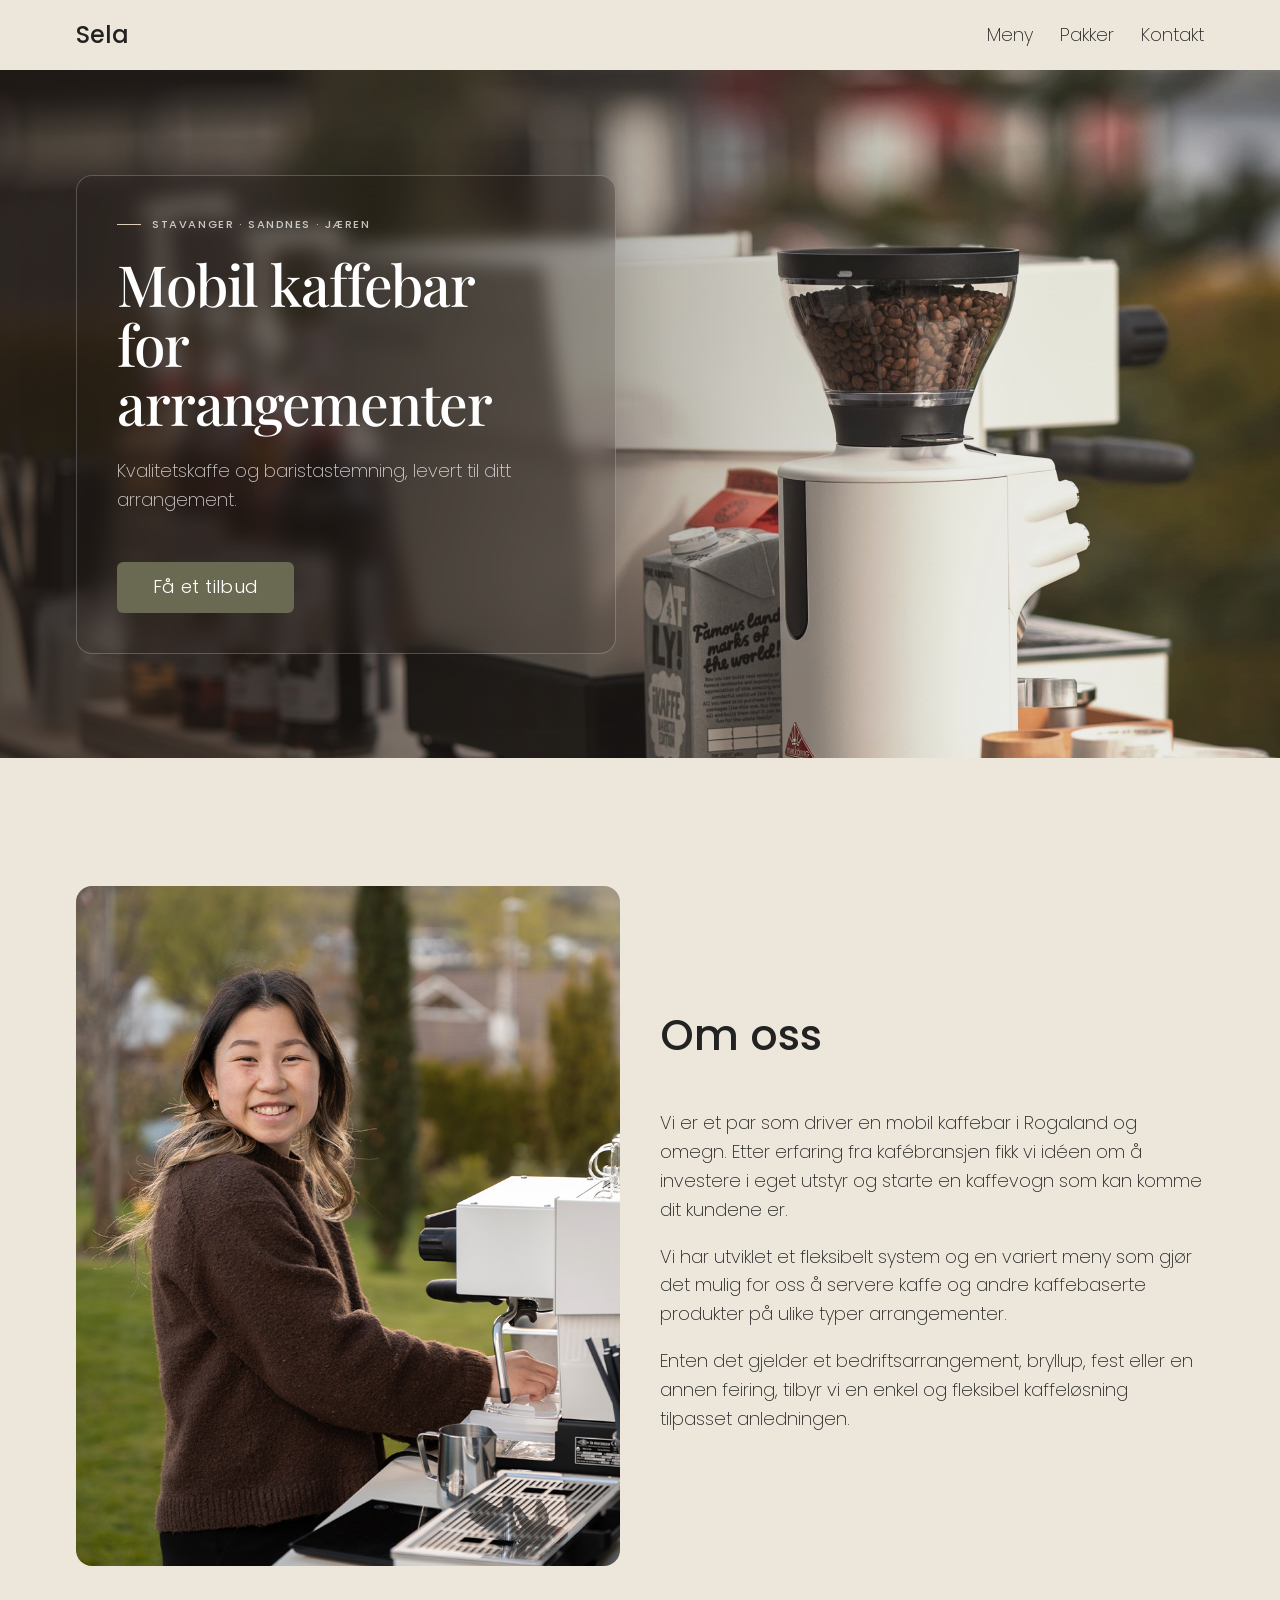
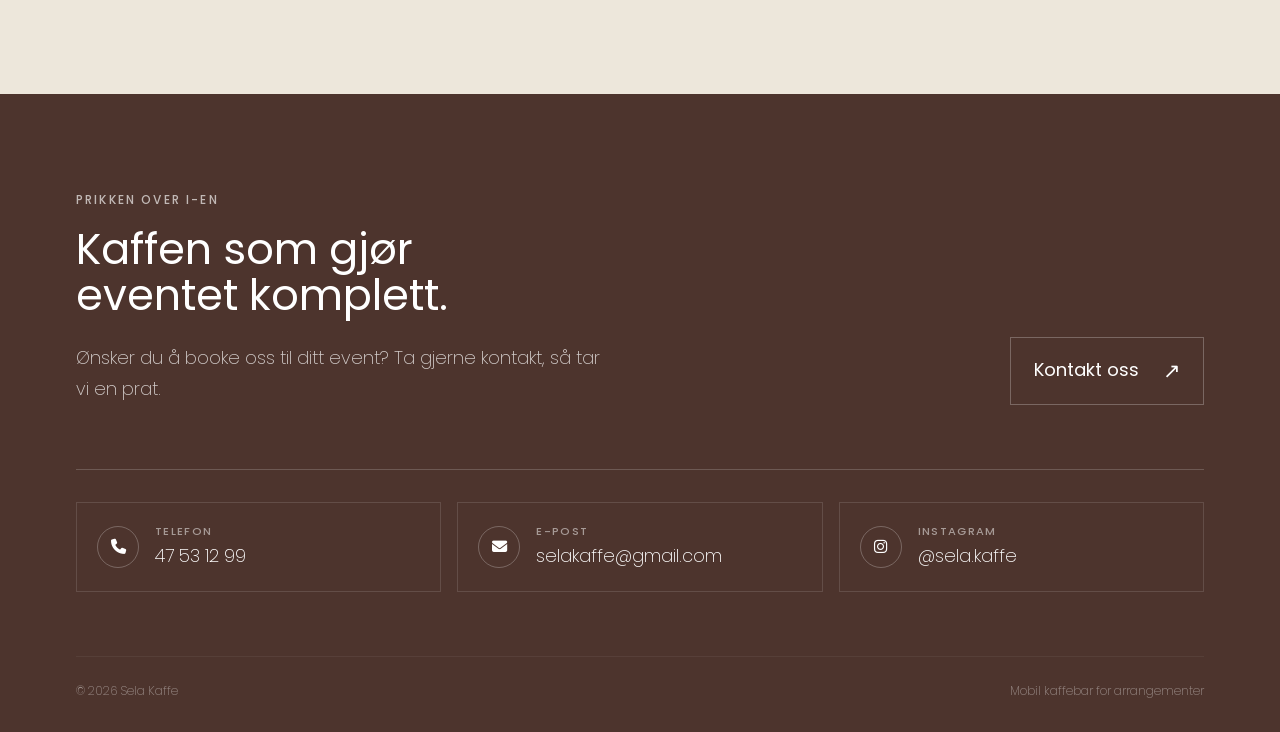
<file: index.html>
<!DOCTYPE html>
<html lang="no">

<head>
    <meta charset="UTF-8">
    <meta name="viewport" content="width=device-width, initial-scale=1.0">
    <title>Hjem | Sela</title>
    <link rel="stylesheet" href="css/styles.css">
    <link href="https://fonts.googleapis.com/css2?family=Poppins:wght@200;500&display=swap" rel="stylesheet">
    <link rel="stylesheet" href="https://cdnjs.cloudflare.com/ajax/libs/font-awesome/6.5.1/css/all.min.css"
        integrity="sha512-DTOQO9RWCH3ppGqcWaEA1BIZOC6xxalwEsw9c2QQeAIftl+Vegovlnee1c9QX4TctnWMn13TZye+giMm8e2LwA=="
        crossorigin="anonymous" referrerpolicy="no-referrer" />
    <link rel="preconnect" href="https://fonts.googleapis.com">
    <link rel="preconnect" href="https://fonts.gstatic.com" crossorigin>

    <link href="https://fonts.googleapis.com/css2?family=Playfair+Display:wght@400;500;600&display=swap"
        rel="stylesheet">
</head>

<body>

    <header>
        <div class="container">
            <div class="header-wrapper">
                <a href="index.html">
                    <p class="logo">Sela</p>
                </a>

                <div class="mobile-nav-toggle" id="mobile-nav-toggle" aria-controls="primary-navigation"
                    aria-expanded="false" role="button">
                    <span class="sr-only">Meny</span>
                </div>

                <nav>
                    <ul id="primary-navigation" data-visible="false" class="primary-navigation nav-flex">
                        <li><a href="pages/meny.html">Meny</a></li>
                        <li><a href="pages/pakker.html">Pakker</a></li>
                        <li><a href="pages/kontakt.html">Kontakt</a></li>
                    </ul>
                </nav>
            </div>
        </div>
    </header>

    <div class="hero">
        <div class="carousel">

            <div class="slide active" style="background-image: url('images/car-1.jpg');"></div>
            <div class="slide" style="background-image: url('images/car-2.jpg');"></div>
            <div class="slide" style="background-image: url('images/car-3.jpg');"></div>

            <div class="hero-shade"></div>

            <div class="hero-content">
                <div class="container">

                    <div class="hero-card">
                        <span class="hero-eyebrow">Stavanger · Sandnes · Jæren</span>

                        <h1>
                            Mobil kaffebar<br>
                            for arrangementer
                        </h1>

                        <p class="hero-description">
                            Kvalitetskaffe og baristastemning,
                            levert til ditt arrangement.
                        </p>

                        <a href="pages/kontakt.html" class="btn hero-btn">Få et tilbud</a>
                    </div>

                </div>
            </div>



        </div>
    </div>





    <section id="about-overview" class="about-overview">
        <div class="container">

            <div class="split">
                <div class="image-container">
                    <img src="images/om-oss.jpg" alt="Om oss">
                </div>
                <div>
                    <h2 class="section-title">Om oss</h2>
                    <div>

                        <p>
                            Vi er et par som driver en mobil kaffebar i Rogaland og omegn. Etter erfaring fra
                            kafébransjen fikk vi idéen om å investere i eget utstyr og starte en kaffevogn som kan komme
                            dit kundene er.
                        </p>

                        <p>
                            Vi har utviklet et fleksibelt system og en variert meny som gjør det mulig for oss å servere
                            kaffe og andre kaffebaserte produkter på ulike typer arrangementer.
                        </p>

                        <p>
                            Enten det gjelder et bedriftsarrangement, bryllup, fest eller en annen feiring, tilbyr vi en
                            enkel og fleksibel kaffeløsning tilpasset anledningen.
                        </p>
                    </div>
                </div>


            </div>
        </div>
    </section>


    <footer class="footer">
        <div class="container">

            <div class="footer-top">
                <div class="footer-intro">
                    <p class="footer-eyebrow">PRIKKEN OVER I-EN</p>

                    <h2>Kaffen som gjør<br>eventet komplett.</h2>

                    <p class="footer-description">
                        Ønsker du å booke oss til ditt event?
                        Ta gjerne kontakt, så tar vi en prat.
                    </p>
                </div>

                <a href="pages/kontakt.html" class="footer-cta">
                    <span>Kontakt oss</span>
                    <span class="footer-cta-arrow">↗</span>
                </a>
            </div>


            <div class="footer-divider"></div>


            <div class="footer-contact">

                <a href="tel:+4747531299" class="contact-link">
                    <span class="contact-icon">
                        <i class="fa-solid fa-phone"></i>
                    </span>

                    <span class="contact-text">
                        <small>Telefon</small>
                        <span>47 53 12 99</span>
                    </span>
                </a>


                <a href="mailto:selakaffe@gmail.com" class="contact-link">
                    <span class="contact-icon">
                        <i class="fa-solid fa-envelope"></i>
                    </span>

                    <span class="contact-text">
                        <small>E-post</small>
                        <span>selakaffe@gmail.com</span>
                    </span>
                </a>


                <a href="https://instagram.com/sela.kaffe" target="_blank" rel="noopener noreferrer"
                    class="contact-link">
                    <span class="contact-icon">
                        <i class="fa-brands fa-instagram"></i>
                    </span>

                    <span class="contact-text">
                        <small>Instagram</small>
                        <span>@sela.kaffe</span>
                    </span>
                </a>

            </div>


            <div class="footer-bottom">
                <p>© 2026 Sela Kaffe</p>
                <p>Mobil kaffebar for arrangementer</p>
            </div>

        </div>
    </footer>

    </main>

    <script type="module" src="js/main.js"></script>
</body>

</html>
</file>
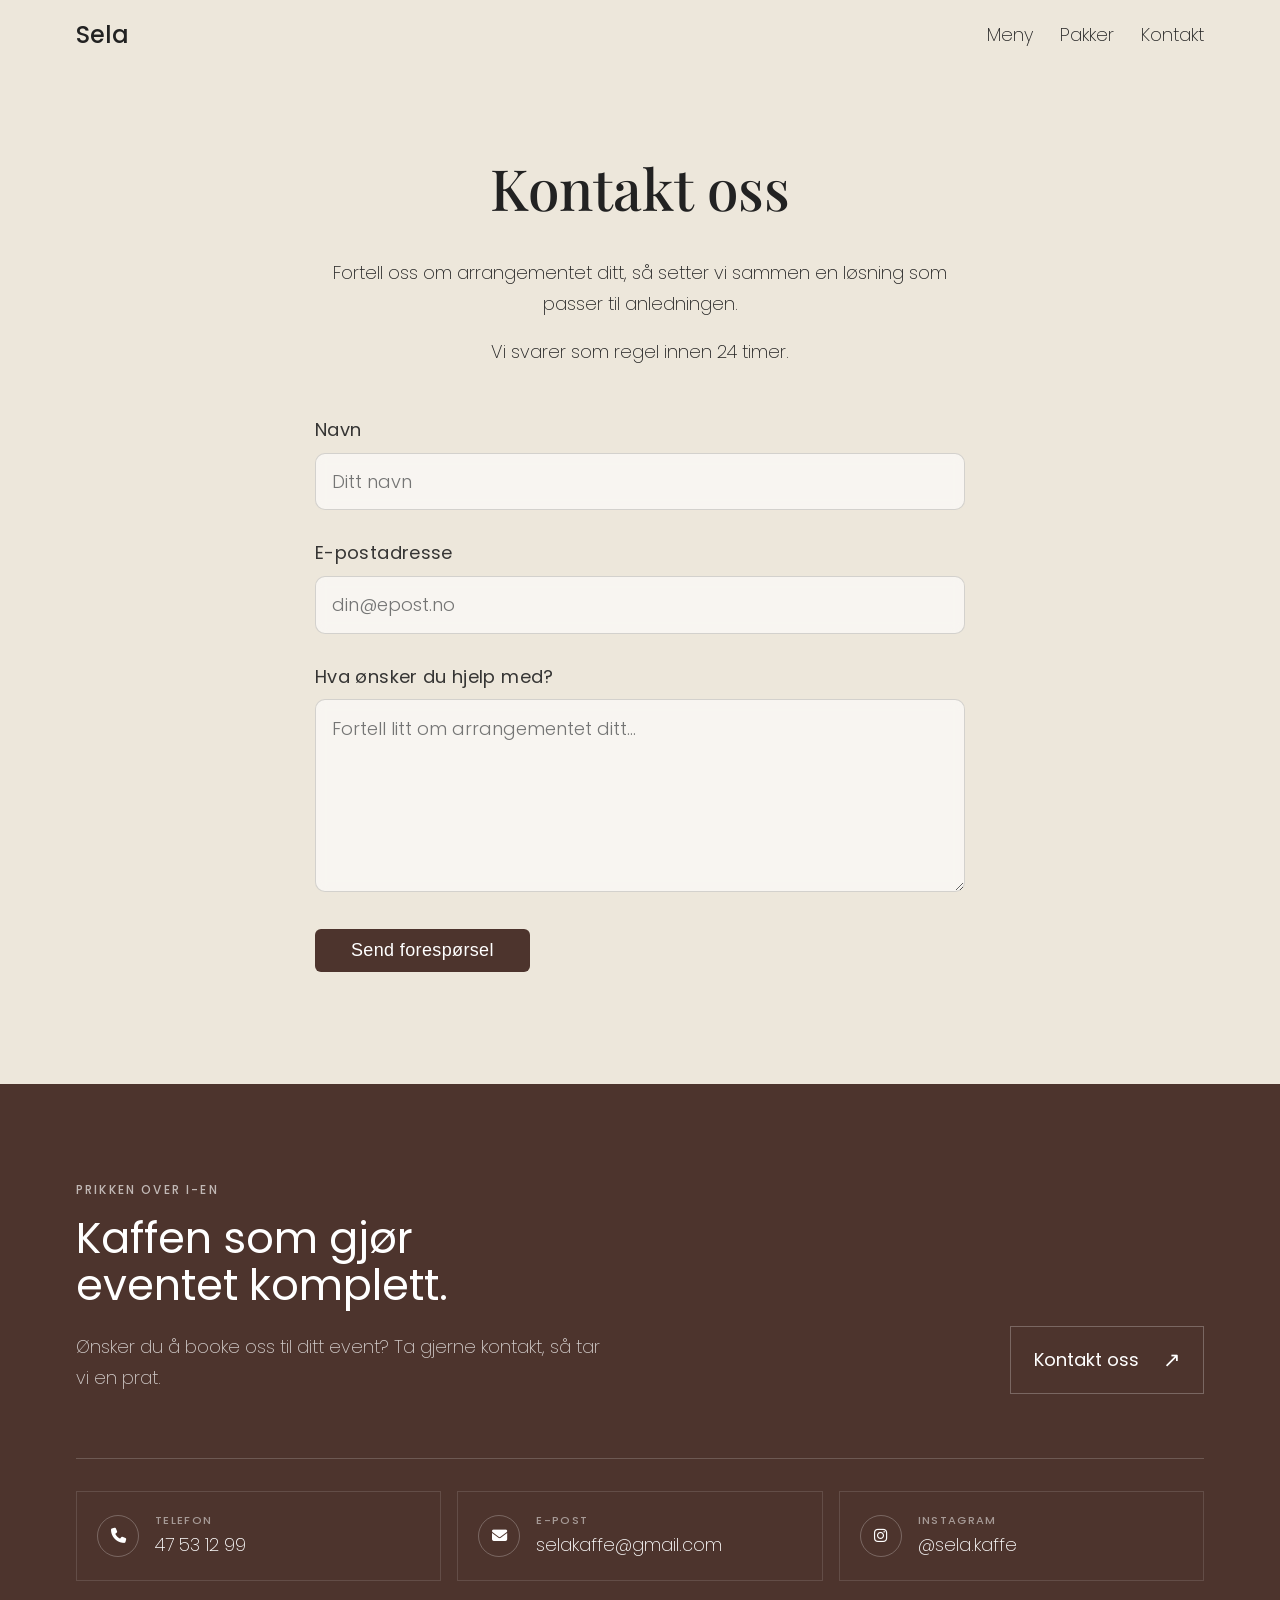
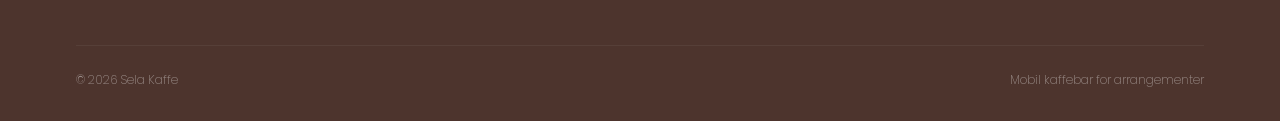
<file: pages/kontakt.html>
<!DOCTYPE html>
<html lang="no">

<head>
    <meta charset="UTF-8">
    <meta name="viewport" content="width=device-width, initial-scale=1.0">
    <title>Kontakt | Sela</title>
    <link rel="stylesheet" href="../css/styles.css">
    <link href="https://fonts.googleapis.com/css2?family=Poppins:wght@200;500&display=swap" rel="stylesheet">
    <link rel="stylesheet" href="https://cdnjs.cloudflare.com/ajax/libs/font-awesome/6.5.1/css/all.min.css"
        integrity="sha512-DTOQO9RWCH3ppGqcWaEA1BIZOC6xxalwEsw9c2QQeAIftl+Vegovlnee1c9QX4TctnWMn13TZye+giMm8e2LwA=="
        crossorigin="anonymous" referrerpolicy="no-referrer" />
    <link href="https://fonts.googleapis.com/css2?family=Playfair+Display:wght@400;500;600&display=swap"
        rel="stylesheet">
</head>

<body>

    <header>
        <div class="container">
            <div class="header-wrapper">
                <a href="../index.html">
                    <p class="logo">Sela</p>
                </a>

                <div class="mobile-nav-toggle" id="mobile-nav-toggle" aria-controls="primary-navigation"
                    aria-expanded="false" role="button">
                    <span class="sr-only">Menu</span>
                </div>

                <nav>
                    <ul id="primary-navigation" data-visible="false" class="primary-navigation nav-flex">
                        <li><a href="meny.html">Meny</a></li>
                        <li><a href="pakker.html">Pakker</a></li>
                        <li><a href="kontakt.html">Kontakt</a></li>
                    </ul>
                </nav>
            </div>
        </div>
    </header>

    <main>
        <section id="contact" class="lowtop">
            <div class="container">

                <h1 class="section-title text-center fade-in-up">
                    Kontakt oss
                </h1>

                <p class="section-content text-center">
                    Fortell oss om arrangementet ditt, så setter vi sammen en løsning som passer
                    til anledningen.
                </p>

                <div class="section-content text-center" style="margin-bottom: 2rem;">
                    <p>
                        Vi svarer som regel innen 24 timer.
                    </p>
                </div>

                <form action="https://api.web3forms.com/submit" method="POST" class="contact-form">

                    <input type="hidden" name="access_key" value="522434d1-e614-467f-b7b0-40f88c09d40f">

                    <div class="form-group">
                        <label for="navn">Navn</label>
                        <input type="text" id="navn" name="name" placeholder="Ditt navn" required>
                    </div>

                    <div class="form-group">
                        <label for="epost">E-postadresse</label>
                        <input type="email" id="epost" name="email" placeholder="din@epost.no" required>
                    </div>

                    <div class="form-group">
                        <label for="melding">Hva ønsker du hjelp med?</label>
                        <textarea id="melding" name="message" rows="6"
                            placeholder="Fortell litt om arrangementet ditt..." required></textarea>
                    </div>

                    <button type="submit" class="btn">
                        Send forespørsel
                    </button>

                </form>
            </div>
        </section>
    </main>

    <footer class="footer">
        <div class="container">

            <div class="footer-top">
                <div class="footer-intro">
                    <p class="footer-eyebrow">PRIKKEN OVER I-EN</p>

                    <h2>Kaffen som gjør<br>eventet komplett.</h2>

                    <p class="footer-description">
                        Ønsker du å booke oss til ditt event?
                        Ta gjerne kontakt, så tar vi en prat.
                    </p>
                </div>

                <a href="kontakt.html" class="footer-cta">
                    <span>Kontakt oss</span>
                    <span class="footer-cta-arrow">↗</span>
                </a>
            </div>


            <div class="footer-divider"></div>


            <div class="footer-contact">

                <a href="tel:+4747531299" class="contact-link">
                    <span class="contact-icon">
                        <i class="fa-solid fa-phone"></i>
                    </span>

                    <span class="contact-text">
                        <small>Telefon</small>
                        <span>47 53 12 99</span>
                    </span>
                </a>


                <a href="mailto:selakaffe@gmail.com" class="contact-link">
                    <span class="contact-icon">
                        <i class="fa-solid fa-envelope"></i>
                    </span>

                    <span class="contact-text">
                        <small>E-post</small>
                        <span>selakaffe@gmail.com</span>
                    </span>
                </a>


                <a href="https://instagram.com/sela.kaffe" target="_blank" rel="noopener noreferrer"
                    class="contact-link">
                    <span class="contact-icon">
                        <i class="fa-brands fa-instagram"></i>
                    </span>

                    <span class="contact-text">
                        <small>Instagram</small>
                        <span>@sela.kaffe</span>
                    </span>
                </a>

            </div>


            <div class="footer-bottom">
                <p>© 2026 Sela Kaffe</p>
                <p>Mobil kaffebar for arrangementer</p>
            </div>

        </div>
    </footer>

    <script type="module" src="../js/main.js"></script>
</body>

</html>
</file>
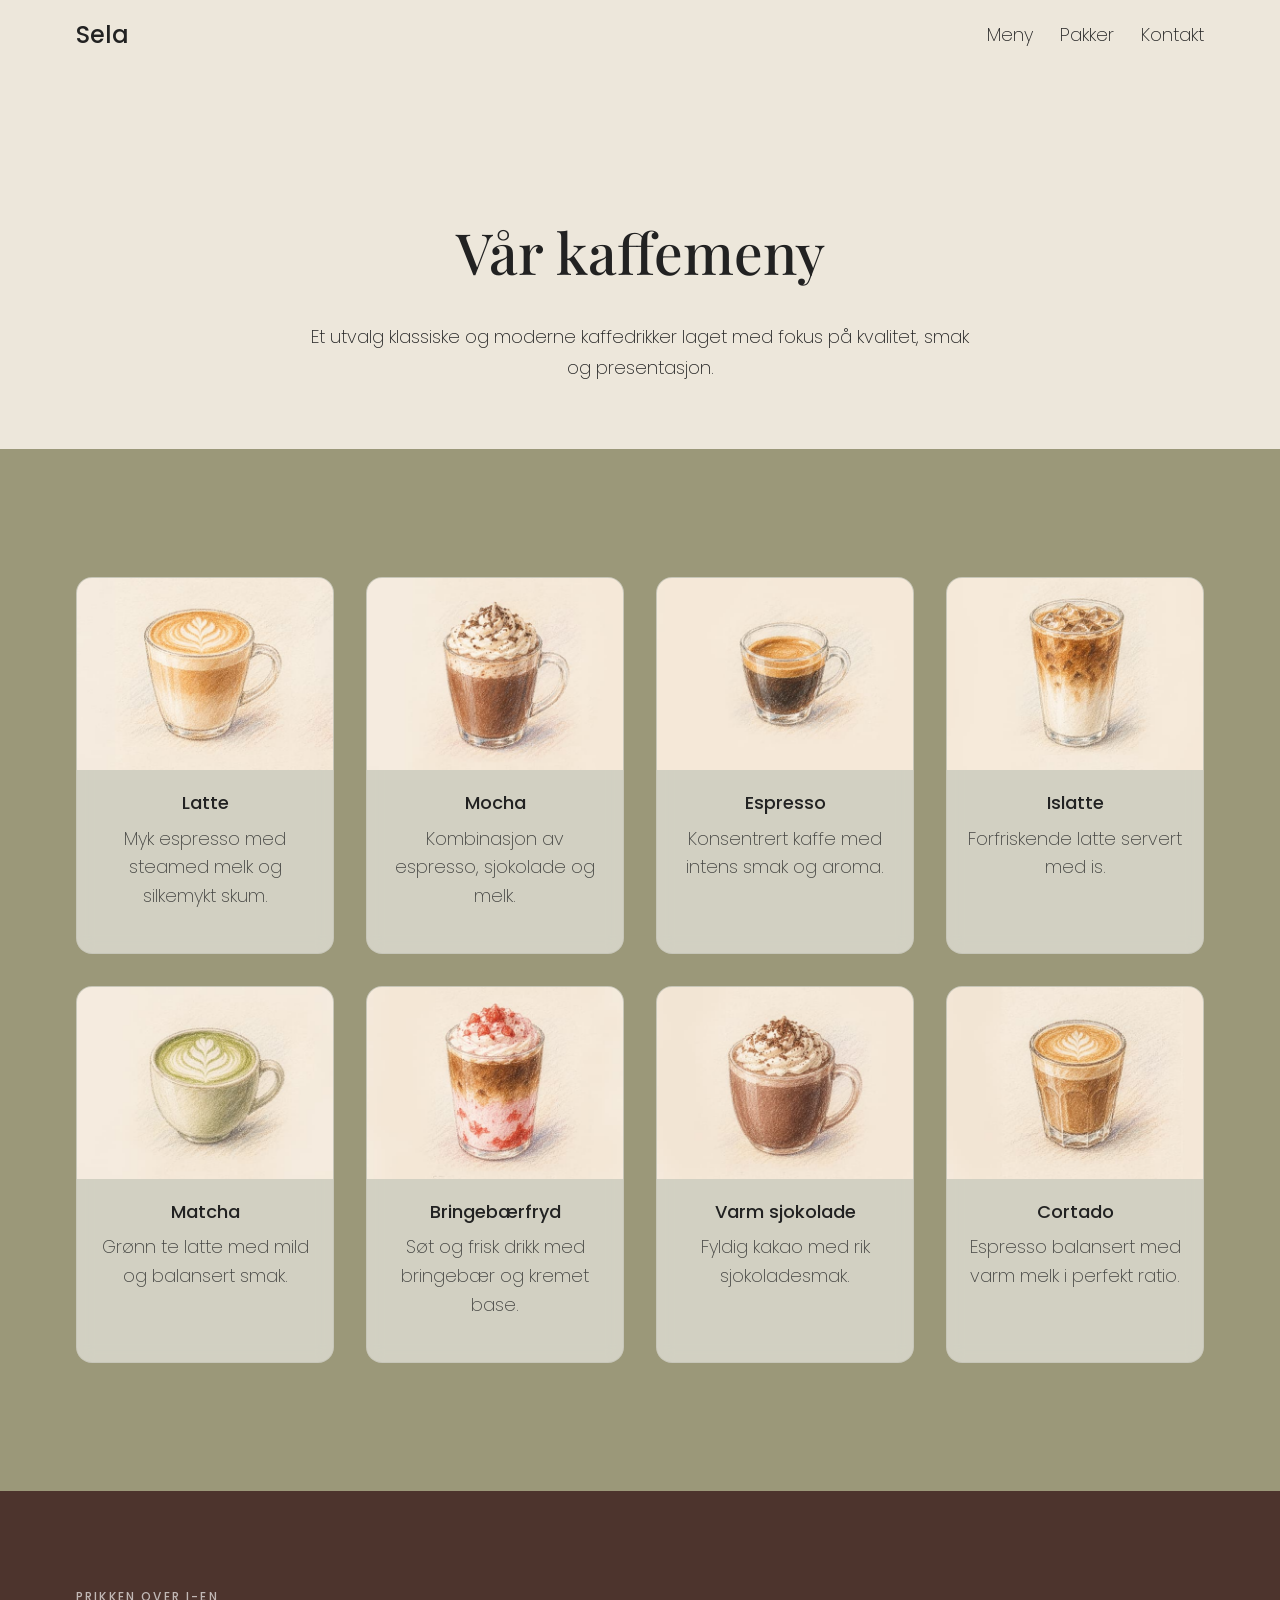
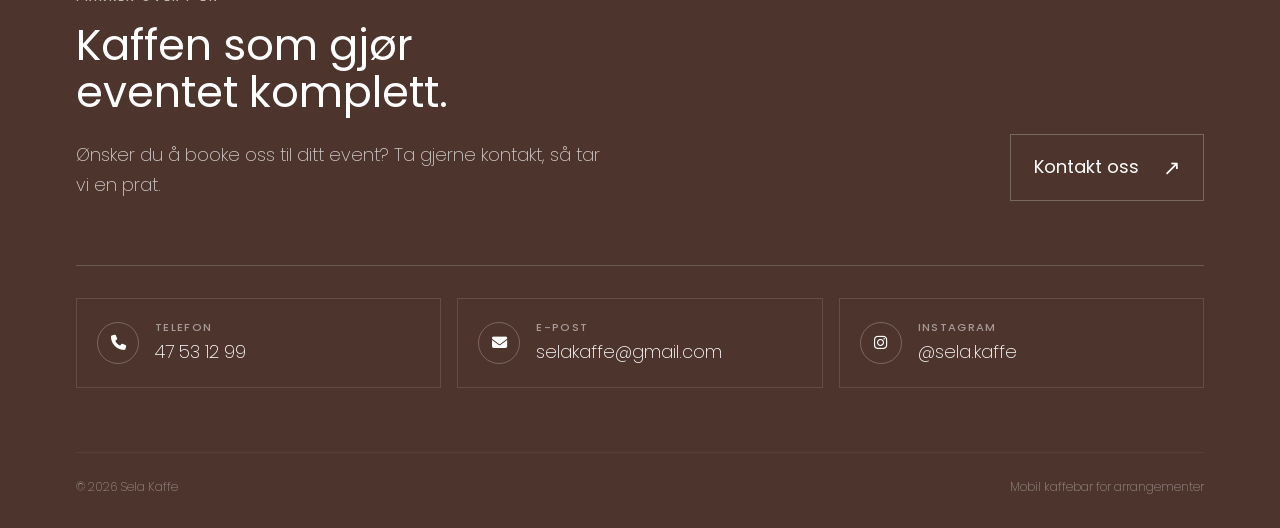
<file: pages/meny.html>
<!DOCTYPE html>
<html lang="no">

<head>
    <meta charset="UTF-8">
    <meta name="viewport" content="width=device-width, initial-scale=1.0">
    <title>Meny | Sela</title>
    <link rel="stylesheet" href="../css/styles.css">
    <link href="https://fonts.googleapis.com/css2?family=Poppins:wght@200;500&display=swap" rel="stylesheet">
    <link rel="stylesheet" href="https://cdnjs.cloudflare.com/ajax/libs/font-awesome/6.5.1/css/all.min.css"
        integrity="sha512-DTOQO9RWCH3ppGqcWaEA1BIZOC6xxalwEsw9c2QQeAIftl+Vegovlnee1c9QX4TctnWMn13TZye+giMm8e2LwA=="
        crossorigin="anonymous" referrerpolicy="no-referrer" />
    <link href="https://fonts.googleapis.com/css2?family=Playfair+Display:wght@400;500;600&display=swap"
        rel="stylesheet">
</head>

<body>

    <header>
        <div class="container">
            <div class="header-wrapper">

                <a href="../index.html">
                    <p class="logo">Sela</p>
                </a>

                <div class="mobile-nav-toggle" id="mobile-nav-toggle" aria-controls="primary-navigation"
                    aria-expanded="false" role="button">
                    <span class="sr-only">Menu</span>
                </div>

                <nav>
                    <ul id="primary-navigation" data-visible="false" class="primary-navigation nav-flex">
                        <li><a href="meny.html">Meny</a></li>
                        <li><a href="pakker.html">Pakker</a></li>
                        <li><a href="kontakt.html">Kontakt</a></li>
                    </ul>
                </nav>

            </div>
        </div>
    </header>

    <main>

        <!-- Intro -->
        <section class="lowbottom">
            <div class="container text-center">

                <h1 class="section-title fade-in-up">Vår kaffemeny</h1>

                <p class="section-content">
                    Et utvalg klassiske og moderne kaffedrikker laget med fokus på kvalitet, smak og presentasjon.
                </p>

            </div>
        </section>

        <!-- Menu grid -->
        <section class="secondary-bg">
            <div class="container">

                <div class="menu-grid">

                    <!-- Latte -->
                    <div class="menu-card">
                        <img src="../images/produkter/latte.jpg" alt="Latte">
                        <h3>Latte</h3>
                        <p>Myk espresso med steamed melk og silkemykt skum.</p>
                    </div>

                    <!-- Mocha -->
                    <div class="menu-card">
                        <img src="../images/produkter/mocha.jpg" alt="Mocha">
                        <h3>Mocha</h3>
                        <p>Kombinasjon av espresso, sjokolade og melk.</p>
                    </div>

                    <!-- Espresso -->
                    <div class="menu-card">
                        <img src="../images/produkter/espresso.jpg" alt="Espresso">
                        <h3>Espresso</h3>
                        <p>Konsentrert kaffe med intens smak og aroma.</p>
                    </div>

                    <!-- Islatte -->
                    <div class="menu-card">
                        <img src="../images/produkter/iced-latte.jpg" alt="Islatte">
                        <h3>Islatte</h3>
                        <p>Forfriskende latte servert med is.</p>
                    </div>

                    <!-- Matcha -->
                    <div class="menu-card">
                        <img src="../images/produkter/macha.jpg" alt="Matcha">
                        <h3>Matcha</h3>
                        <p>Grønn te latte med mild og balansert smak.</p>
                    </div>

                    <!-- Bringebærfryd -->
                    <div class="menu-card">
                        <img src="../images/produkter/bringebrfryd.jpg" alt="Bringebærfryd">
                        <h3>Bringebærfryd</h3>
                        <p>Søt og frisk drikk med bringebær og kremet base.</p>
                    </div>

                    <!-- Varm sjokolade -->
                    <div class="menu-card">
                        <img src="../images/produkter/hot-choclate.jpg" alt="Varm sjokolade">
                        <h3>Varm sjokolade</h3>
                        <p>Fyldig kakao med rik sjokoladesmak.</p>
                    </div>

                    <!-- Cortado -->
                    <div class="menu-card">
                        <img src="../images/produkter/capucino.jpg" alt="Cortado">
                        <h3>Cortado</h3>
                        <p>Espresso balansert med varm melk i perfekt ratio.</p>
                    </div>

                </div>

            </div>
        </section>

        <footer class="footer">
            <div class="container">

                <div class="footer-top">
                    <div class="footer-intro">
                        <p class="footer-eyebrow">PRIKKEN OVER I-EN</p>

                        <h2>Kaffen som gjør<br>eventet komplett.</h2>

                        <p class="footer-description">
                            Ønsker du å booke oss til ditt event?
                            Ta gjerne kontakt, så tar vi en prat.
                        </p>
                    </div>

                    <a href="kontakt.html" class="footer-cta">
                        <span>Kontakt oss</span>
                        <span class="footer-cta-arrow">↗</span>
                    </a>
                </div>


                <div class="footer-divider"></div>


                <div class="footer-contact">

                    <a href="tel:+4747531299" class="contact-link">
                        <span class="contact-icon">
                            <i class="fa-solid fa-phone"></i>
                        </span>

                        <span class="contact-text">
                            <small>Telefon</small>
                            <span>47 53 12 99</span>
                        </span>
                    </a>


                    <a href="mailto:selakaffe@gmail.com" class="contact-link">
                        <span class="contact-icon">
                            <i class="fa-solid fa-envelope"></i>
                        </span>

                        <span class="contact-text">
                            <small>E-post</small>
                            <span>selakaffe@gmail.com</span>
                        </span>
                    </a>


                    <a href="https://instagram.com/sela.kaffe" target="_blank" rel="noopener noreferrer"
                        class="contact-link">
                        <span class="contact-icon">
                            <i class="fa-brands fa-instagram"></i>
                        </span>

                        <span class="contact-text">
                            <small>Instagram</small>
                            <span>@sela.kaffe</span>
                        </span>
                    </a>

                </div>


                <div class="footer-bottom">
                    <p>© 2026 Sela Kaffe</p>
                    <p>Mobil kaffebar for arrangementer</p>
                </div>

            </div>
        </footer>

    </main>

    <script type="module" src="../js/main.js"></script>
</body>

</html>
</file>
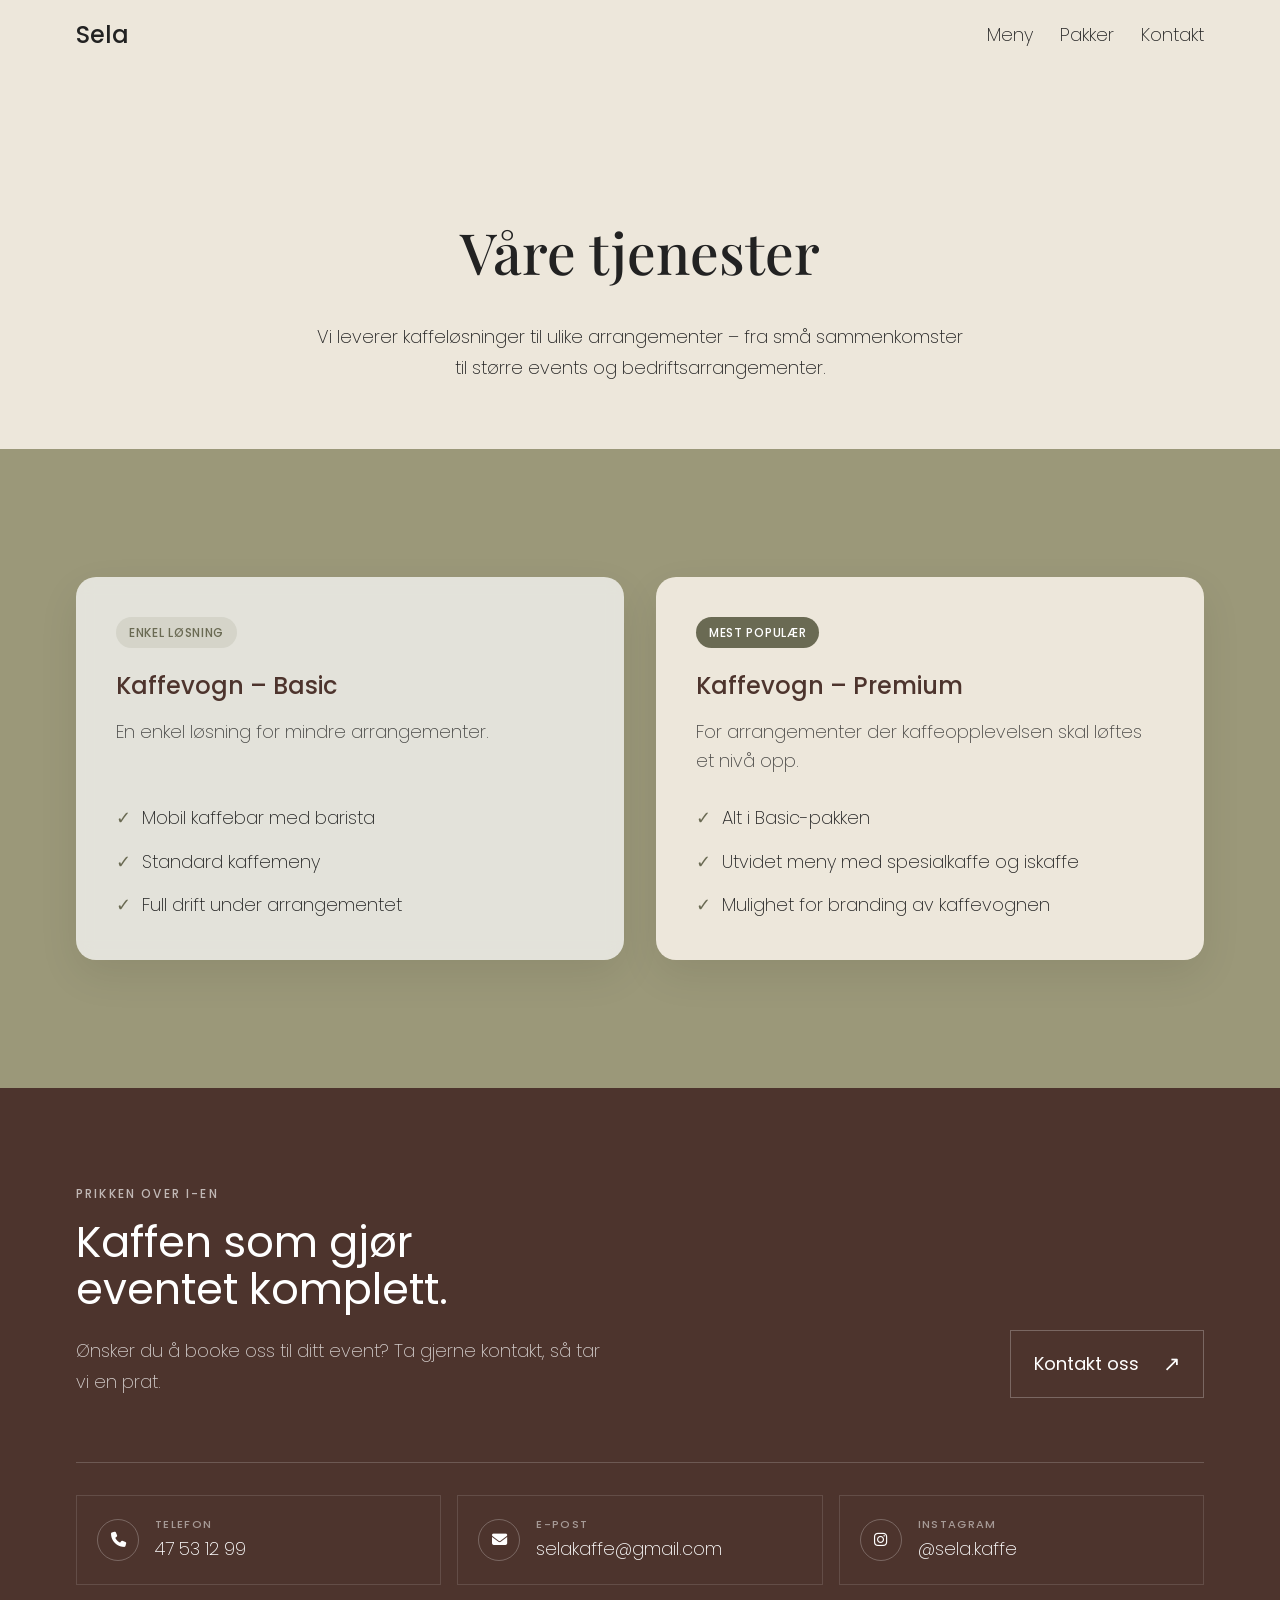
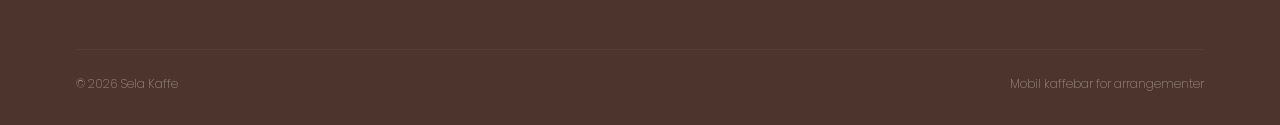
<file: pages/pakker.html>
<!DOCTYPE html>
<html lang="no">

<head>
    <meta charset="UTF-8">
    <meta name="viewport" content="width=device-width, initial-scale=1.0">
    <title>Pakker | Sela</title>
    <link rel="stylesheet" href="../css/styles.css">
    <link href="https://fonts.googleapis.com/css2?family=Poppins:wght@200;500&display=swap" rel="stylesheet">
    <link rel="stylesheet" href="https://cdnjs.cloudflare.com/ajax/libs/font-awesome/6.5.1/css/all.min.css"
        integrity="sha512-DTOQO9RWCH3ppGqcWaEA1BIZOC6xxalwEsw9c2QQeAIftl+Vegovlnee1c9QX4TctnWMn13TZye+giMm8e2LwA=="
        crossorigin="anonymous" referrerpolicy="no-referrer" />
    <link href="https://fonts.googleapis.com/css2?family=Playfair+Display:wght@400;500;600&display=swap"
        rel="stylesheet">
</head>

<body>

    <header>
        <div class="container">
            <div class="header-wrapper">
                <a href="/index.html">
                    <p class="logo">Sela</p>
                </a>

                <div class="mobile-nav-toggle" id="mobile-nav-toggle" aria-controls="primary-navigation"
                    aria-expanded="false" role="button">
                    <span class="sr-only">Menu</span>
                </div>

                <nav>
                    <ul id="primary-navigation" data-visible="false" class="primary-navigation nav-flex">
                        <li><a href="meny.html">Meny</a></li>
                        <li><a href="pakker.html">Pakker</a></li>
                        <li><a href="kontakt.html">Kontakt</a></li>
                    </ul>
                </nav>
            </div>
        </div>
    </header>

    <main>

        <!-- Intro -->
        <section id="service-list-details" class="lowbottom">
            <div class="container text-center">

                <h1 class="section-title fade-in-up">Våre tjenester</h1>

                <p class="section-content">
                    Vi leverer kaffeløsninger til ulike arrangementer –
                    fra små sammenkomster til større events og bedriftsarrangementer.
                </p>

            </div>
        </section>

        <!-- Packages -->
        <section class="secondary-bg contrast-bg">
            <div class="container">

                <div class="split packages-grid">

                    <!-- Basic -->
                    <div class="package-card">
                        <span class="package-label">Enkel løsning</span>

                        <h3>Kaffevogn – Basic</h3>

                        <p class="package-description">
                            En enkel løsning for mindre arrangementer.
                        </p>

                        <ul>
                            <li>Mobil kaffebar med barista</li>
                            <li>Standard kaffemeny</li>
                            <li>Full drift under arrangementet</li>
                        </ul>
                    </div>

                    <!-- Premium -->
                    <div class="package-card package-card--premium">
                        <span class="package-label">Mest populær</span>

                        <h3>Kaffevogn – Premium</h3>

                        <p class="package-description">
                            For arrangementer der kaffeopplevelsen skal løftes et nivå opp.
                        </p>

                        <ul>
                            <li>Alt i Basic-pakken</li>
                            <li>Utvidet meny med spesialkaffe og iskaffe</li>
                            <li>Mulighet for branding av kaffevognen</li>
                        </ul>
                    </div>

                </div>



            </div>
        </section>

        <footer class="footer">
            <div class="container">

                <div class="footer-top">
                    <div class="footer-intro">
                        <p class="footer-eyebrow">PRIKKEN OVER I-EN</p>

                        <h2>Kaffen som gjør<br>eventet komplett.</h2>

                        <p class="footer-description">
                            Ønsker du å booke oss til ditt event?
                            Ta gjerne kontakt, så tar vi en prat.
                        </p>
                    </div>

                    <a href="kontakt.html" class="footer-cta">
                        <span>Kontakt oss</span>
                        <span class="footer-cta-arrow">↗</span>
                    </a>
                </div>


                <div class="footer-divider"></div>


                <div class="footer-contact">

                    <a href="tel:+4747531299" class="contact-link">
                        <span class="contact-icon">
                            <i class="fa-solid fa-phone"></i>
                        </span>

                        <span class="contact-text">
                            <small>Telefon</small>
                            <span>47 53 12 99</span>
                        </span>
                    </a>


                    <a href="mailto:selakaffe@gmail.com" class="contact-link">
                        <span class="contact-icon">
                            <i class="fa-solid fa-envelope"></i>
                        </span>

                        <span class="contact-text">
                            <small>E-post</small>
                            <span>selakaffe@gmail.com</span>
                        </span>
                    </a>


                    <a href="https://instagram.com/sela.kaffe" target="_blank" rel="noopener noreferrer"
                        class="contact-link">
                        <span class="contact-icon">
                            <i class="fa-brands fa-instagram"></i>
                        </span>

                        <span class="contact-text">
                            <small>Instagram</small>
                            <span>@sela.kaffe</span>
                        </span>
                    </a>

                </div>


                <div class="footer-bottom">
                    <p>© 2026 Sela Kaffe</p>
                    <p>Mobil kaffebar for arrangementer</p>
                </div>

            </div>
        </footer>

    </main>

    <script type="module" src="../js/main.js"></script>
</body>

</html>
</file>
<file: css/styles.css>
/* ====================
   Global Stylesssh -T git@github.com
==================== */

:root {

    /* Primary light backgrounds */
    --clr-primary-600: #DDCCB7;
    /* Secondary background (header, cards, sections) */
    --clr-primary-700: #EDE7DB;

    /* Green accents */
    --clr-accent: #6A6A53;
    --clr-accent-600: #9B9879;

    /* txt */
    --clr-text-primary: #222222;

    /* cta */
    --clr-contrast-400: #4d342d;


    --ff-primary: 'Poppins', sans-serif;
    --ff-display: 'Playfair Display', serif;

    --fs-300: clamp(1rem, 0.9565rem + 0.2174vw, 1.125rem);
    --fs-400: clamp(1.2rem, 1.0959rem + 0.5207vw, 1.4994rem);
    --fs-500: clamp(1.44rem, 1.2457rem + 0.9717vw, 1.9988rem);
    --fs-600: clamp(1.7281rem, 1.4025rem + 1.6283vw, 2.6644rem);
    --fs-700: clamp(2.0738rem, 1.5596rem + 2.5707vw, 3.5519rem);
    --fs-800: clamp(2.4881rem, 1.7066rem + 3.9076vw, 4.735rem);
}

*,
*::before,
*::after {
    box-sizing: border-box;
}

::selection {
    background: var(--clr-contrast-400);
    color: #fff;
}

html {
    scroll-behavior: smooth;
}

body {
    font-family: var(--ff-primary);
    font-weight: 200;
    font-size: var(--fs-300);
    line-height: 1.6;
    overflow-x: hidden;
    background-color: var(--clr-primary-700);
    color: var(--clr-text-primary);
    -webkit-font-smoothing: antialiased;
    text-rendering: optimizeLegibility;
}


body,
h1,
h2,
h3,
p,
ul {
    margin: 0;
    padding: 0;
}

.secondary-bg {
    background-color: var(--clr-accent-600);
}

a {
    text-decoration: none;
    color: inherit;
}

a.txt-link {
    text-decoration: underline;
}

a.txt-link:hover {
    color: #2C72F6;
}

button,
.btn {
    border-radius: 10px;
    letter-spacing: 0.02em;
}


/* ====================
   Typography
==================== */

h1 {
    margin-top: 2.5rem;
    font-family: var(--ff-display);
    font-size: var(--fs-700);
    font-weight: 500;
    line-height: 1.05;
}


h2 {
    font-size: var(--fs-600);
    font-weight: 500;
}

h3 {
    font-size: var(--fs-300);
    font-weight: 400;
}

p {
    margin-bottom: 1em;
}

.section-title {
    margin-bottom: 2.5rem;
}

.section-content {
    text-align: center;
    max-width: 60ch;
    margin-inline: auto;
    line-height: 1.7;
}

.text-center {
    text-align: center;
}

/* ====================
   Layout
==================== */

section {
    padding: 5rem 0;
}

section.lowtop {
    padding-top: 2rem;
    padding-bottom: 4rem;
}

section.lowbottom {
    padding-top: 4rem;
    padding-bottom: 2rem;
}

.container {
    margin-inline: auto;
    width: min(90%, 70.5rem);
}

.split {
    display: grid;
    grid-template-columns: 1fr;
    gap: 2.5rem;
    align-items: center;
}


@media (min-width: 50em) {

    section {
        padding: 8rem 0;
    }

    section.lowtop {
        padding-top: 3rem;
        padding-bottom: 7rem;
    }

    section.lowbottom {
        padding-top: 7rem;
        padding-bottom: 3rem;
    }

    .split {
        grid-template-columns: repeat(2, 1fr);
    }

}

/* ====================
   Header
==================== */

header {
    width: 100%;
    color: var(--clr-primary-700);
}

.header-wrapper {
    display: flex;
    justify-content: space-between;
    align-items: center;
    padding: 1rem 0;
}

.logo {
    font-size: var(--fs-400);
    font-weight: 500;
    margin: 0;
    color: var(--clr-text-primary);
}


/* ====================
   Navigation
   ==================== */


nav ul {
    display: flex;
    gap: 1.5em;
    list-style: none;
}

nav a {
    font-weight: 200;
    transition: 200ms ease;
    color: var(--clr-text-primary);
}

nav a:hover {
    color: var(--clr-contrast-400);
}

.sr-only {
    display: none;
}

.mobile-nav-toggle {
    display: none;
}

.primary-navigation {
    list-style: none;
    padding: 0;
    margin: 0;
}


/* ============================
   Mobile Navigation — Dark
   ============================ */

@media (max-width: 35em) {

    /* Page backdrop */
    body:has(.primary-navigation[data-visible="true"])::before {
        content: "";
        position: fixed;
        inset: 0;
        z-index: 999;

        background: rgba(0, 0, 0, 0.55);
    }


    /* Mobile menu */
    .primary-navigation {
        position: fixed;
        top: 0;
        right: 0;
        bottom: 0;

        width: min(82vw, 360px);

        padding: 6rem 1.5rem 2rem;

        display: flex;
        flex-direction: column;
        gap: 0.25rem;

        margin: 0;
        list-style: none;

        background: #171514;

        border-left: 1px solid rgba(255, 255, 255, 0.08);

        box-shadow: -16px 0 40px rgba(0, 0, 0, 0.35);

        transform: translateX(100%);
        transition: transform 350ms ease;

        z-index: 1000;
        overflow-y: auto;
    }


    /* Open state */
    .primary-navigation[data-visible="true"] {
        transform: translateX(0);
    }


    /* Navigation links */
    .primary-navigation a {
        display: flex;
        align-items: center;

        min-height: 54px;
        padding: 0 1rem;

        color: rgba(255, 255, 255, 0.85);

        font-family: var(--ff-display);
        font-size: 1.35rem;
        font-weight: 400;

        border-radius: 8px;

        transition:
            color 180ms ease,
            background-color 180ms ease;
    }


    /* Hover / focus */
    .primary-navigation a:hover,
    .primary-navigation a:focus-visible {
        color: #fff;
        background: rgba(255, 255, 255, 0.06);
        outline: none;
    }


    /* Active/current link */
    .primary-navigation a[aria-current="page"] {
        color: var(--clr-primary-600);
    }


    /* ============================
       Menu item animation
       ============================ */

    .primary-navigation[data-visible="true"] li {
        animation: mobileMenuItem 350ms ease both;
    }

    .primary-navigation[data-visible="true"] li:nth-child(1) {
        animation-delay: 50ms;
    }

    .primary-navigation[data-visible="true"] li:nth-child(2) {
        animation-delay: 90ms;
    }

    .primary-navigation[data-visible="true"] li:nth-child(3) {
        animation-delay: 130ms;
    }

    .primary-navigation[data-visible="true"] li:nth-child(4) {
        animation-delay: 170ms;
    }

    .primary-navigation[data-visible="true"] li:nth-child(5) {
        animation-delay: 210ms;
    }


    /* ============================
       Menu toggle
       ============================ */

    .mobile-nav-toggle {
        position: absolute;
        top: 1rem;
        right: 1rem;

        width: 35px;
        height: 35px;

        display: grid;
        place-items: center;

        padding: 0;
        z-index: 9999;

        cursor: pointer;

        background-color: transparent;
        background-image: url(../images/burger-menu.svg);
        background-repeat: no-repeat;
        background-position: center;

        border: 0;

        transition: transform 200ms ease;
    }


    /* Close state */
    .mobile-nav-toggle[aria-expanded="true"] {
        background-image: url(../images/close-circle.svg);

        transform: rotate(90deg);
    }


    /* ============================
       Animations
       ============================ */

    @keyframes mobileMenuItem {
        from {
            opacity: 0;
            transform: translateX(15px);
        }

        to {
            opacity: 1;
            transform: translateX(0);
        }
    }
}


/* ============================
   Reduced Motion
   ============================ */

@media (prefers-reduced-motion: reduce) {

    .primary-navigation,
    .primary-navigation li,
    .mobile-nav-toggle {
        animation: none;
        transition: none;
    }
}


/* ============================
   Hero
============================ */

.hero {
    background: var(--clr-primary-700);
}

.carousel {
    position: relative;
    height: calc(80vh - 2rem);
    min-height: 600px;
    overflow: hidden;
    background: #222;
}


/* Background slides */

.slide {
    position: absolute;
    inset: 0;

    background-size: cover;
    background-position: center;

    opacity: 0;
    transform: scale(1.04);

    transition:
        opacity 1s ease,
        transform 6s ease;
}

.slide.active {
    opacity: 1;
    transform: scale(1);
}


/* Image overlay */

.hero-shade {
    position: absolute;
    inset: 0;
    z-index: 1;

    background:
        linear-gradient(90deg,
            rgba(34, 26, 22, 0.68) 0%,
            rgba(34, 26, 22, 0.38) 38%,
            rgba(34, 26, 22, 0.08) 75%);
}


/* Hero content */

.hero-content {
    position: relative;
    z-index: 2;

    height: 100%;

    display: flex;
    align-items: center;

    color: #fff;
}

.hero-card {
    width: min(540px, 100%);

    padding: 2.5rem;

    border: 1px solid rgba(255, 255, 255, 0.22);
    border-radius: 16px;

    background: rgba(34, 26, 22, 0.22);

    backdrop-filter: blur(10px);
    -webkit-backdrop-filter: blur(10px);

    box-shadow:
        0 20px 60px rgba(0, 0, 0, 0.15);
}


/* Small label */

.hero-eyebrow {
    display: block;

    margin-bottom: 1.25rem;

    font-size: 0.7rem;
    font-weight: 500;

    letter-spacing: 0.14em;
    text-transform: uppercase;

    color: rgba(255, 255, 255, 0.72);
}

.hero-eyebrow::before {
    content: "";

    display: inline-block;

    width: 24px;
    height: 1px;

    margin-right: 0.7rem;

    vertical-align: middle;

    background: var(--clr-primary-600);
}


/* Heading */

.hero-card h1 {
    margin: 0 0 1.5rem;

    font-family: var(--ff-display);
    font-size: var(--fs-700);
    font-weight: 500;
    line-height: 1.05;

    letter-spacing: -0.02em;
}


/* Description */

.hero-description {
    max-width: 40ch;

    margin-bottom: 2rem;

    color: rgba(255, 255, 255, 0.78);

    font-size: var(--fs-300);
    line-height: 1.6;
}

/* Mobile */

@media (max-width: 35em) {

    .carousel {
        height: calc(45svh - 1rem);
        min-height: 500px;
    }

    .hero-shade {
        background:
            rgba(0, 0, 0, 0.65);
    }


    .hero-card {

        width: 100%;


        background: rgba(34, 26, 22, 0.0);

        backdrop-filter: blur(0px);
        -webkit-backdrop-filter: blur(8px);
        box-shadow: none;
        border: none;
    }

    .hero-card h1 {
        font-size: var(--fs-700);
    }

    .hero-description {
        max-width: 32ch;
    }
}

/* ====================
   Images
==================== */

img {
    display: block;
    max-width: 100%;
    height: auto;
}

.image-container {
    position: relative;
    overflow: hidden;
    border-radius: 16px;
}

/* ====================
   Buttons
==================== */

button,
.btn {
    padding: 0.6em 2em;
    font-size: var(--fs-300);
    font-weight: 300;
    background: var(--clr-contrast-400);
    border: none;
    color: #fff;
    border-radius: 6px;
    transition: 300ms ease;
    cursor: pointer;
    display: inline-block;
    margin-top: 1rem;
}

.hero-btn {
    background: var(--clr-accent);
}

button:hover,
.btn:hover {
    transform: scale(1.05);
    opacity: 0.9;
}


/* ============================
   Home Page Styling
============================ */
.about-overview .split {
    justify-content: reverse;
}



/* ============================
   Contact Page Styling
============================ */

.contact-form {
    max-width: 650px;
    margin: 3rem auto 0;
    display: flex;
    flex-direction: column;
    gap: 1.8rem;
}

.form-group {
    display: flex;
    flex-direction: column;
}

.form-group label {
    font-weight: 400;
    font-size: var(--fs-300);
    margin-bottom: 0.5rem;
    letter-spacing: 0.02em;
    opacity: 0.9;
}

.contact-form input,
.contact-form textarea {
    padding: 0.9rem 1rem;
    font-family: var(--ff-primary);
    font-size: var(--fs-300);
    font-weight: 300;
    border: 1px solid rgba(0, 0, 0, 0.15);
    border-radius: 10px;
    background: rgba(255, 255, 255, 0.6);
    transition: 250ms ease;
    backdrop-filter: blur(6px);
}

.contact-form input:focus,
.contact-form textarea:focus {
    border-color: var(--clr-contrast-400);
    box-shadow: 0 8px 20px rgba(0, 0, 0, 0.08);
    outline: none;
    transform: translateY(-1px);
}

.contact-form button.btn {
    align-self: flex-start;
    margin-top: 0.5rem;
}

@media (max-width: 480px) {
    .contact-form {
        width: 90%;
    }
}

/* ============================
   Footer
============================ */

.footer {
    background: var(--clr-contrast-400);
    color: #fff;
    padding: 6rem 0 2rem;
}


/* Top section */

.footer-top {
    display: flex;
    justify-content: space-between;
    align-items: flex-end;
    gap: 3rem;
}

.footer-intro {
    max-width: 650px;
}

.footer-eyebrow {
    margin-bottom: 1rem;
    font-size: 0.75rem;
    font-weight: 500;
    letter-spacing: 0.18em;
    text-transform: uppercase;
    opacity: 0.65;
}

.footer h2 {
    margin-bottom: 1.5rem;
    font-size: var(--fs-600);
    line-height: 1.1;
    font-weight: 400;
}

.footer-description {
    max-width: 48ch;
    margin-bottom: 0;
    font-size: var(--fs-300);
    line-height: 1.7;
    opacity: 0.75;
}


/* CTA */

.footer-cta {
    display: inline-flex;
    align-items: center;
    gap: 1.5rem;

    padding: 1rem 1.4rem;
    border: 1px solid rgba(255, 255, 255, 0.25);

    font-size: var(--fs-300);
    font-weight: 400;

    transition:
        background 250ms ease,
        color 250ms ease,
        transform 250ms ease;
}

.footer-cta-arrow {
    font-size: 1.3rem;
    transition: transform 250ms ease;
}

.footer-cta:hover {
    background: #fff;
    color: var(--clr-contrast-400);
    transform: translateY(-3px);
}

.footer-cta:hover .footer-cta-arrow {
    transform: translate(3px, -3px);
}


/* Divider */

.footer-divider {
    width: 100%;
    height: 1px;
    margin: 4rem 0 2rem;
    background: rgba(255, 255, 255, 0.18);
}


/* Contact links */

.footer-contact {
    display: grid;
    grid-template-columns: repeat(3, 1fr);
    gap: 1rem;
}

.contact-link {
    display: flex;
    align-items: center;
    gap: 1rem;

    padding: 1.25rem;

    border: 1px solid rgba(255, 255, 255, 0.12);

    transition:
        background 250ms ease,
        border-color 250ms ease,
        transform 250ms ease;
}

.contact-link:hover {
    background: rgba(255, 255, 255, 0.08);
    border-color: rgba(255, 255, 255, 0.3);
    transform: translateY(-3px);
}


/* Icons */

.contact-icon {
    display: grid;
    place-items: center;

    width: 42px;
    height: 42px;

    border: 1px solid rgba(255, 255, 255, 0.25);
    border-radius: 50%;

    flex-shrink: 0;
}

.contact-icon i {
    font-size: 0.95rem;
}


/* Contact text */

.contact-text {
    display: flex;
    flex-direction: column;
    gap: 0.1rem;
}

.contact-text small {
    font-size: 0.7rem;
    font-weight: 500;
    letter-spacing: 0.12em;
    text-transform: uppercase;
    opacity: 0.5;
}

.contact-text span {
    font-size: var(--fs-300);
}


/* Bottom */

.footer-bottom {
    display: flex;
    justify-content: space-between;
    gap: 1rem;

    margin-top: 4rem;
    padding-top: 1.5rem;

    border-top: 1px solid rgba(255, 255, 255, 0.12);

    font-size: 0.75rem;
    opacity: 0.45;
}

.footer-bottom p {
    margin: 0;
}


/* ============================
   Footer Responsive
============================ */

@media (max-width: 800px) {

    .footer {
        padding: 5rem 0 2rem;
    }

    .footer-top {
        flex-direction: column;
        align-items: flex-start;
    }

    .footer-cta {
        margin-top: 0.5rem;
    }

    .footer-contact {
        grid-template-columns: 1fr;
    }

}


@media (max-width: 500px) {

    .footer h2 {
        font-size: var(--fs-600);
    }

    .footer-divider {
        margin: 3rem 0 1.5rem;
    }

    .footer-bottom {
        flex-direction: column;
        gap: 0.4rem;
        margin-top: 3rem;
    }

}

/* ============================
   Menyside 
============================ */

.menu-card {
    background: rgba(255, 255, 255, 0.55);
    border-radius: 16px;
    overflow: hidden;
    text-align: center;
    padding-bottom: 1.5rem;
    transition: transform 250ms ease, box-shadow 250ms ease;
    backdrop-filter: blur(8px);
    border: 1px solid rgba(0, 0, 0, 0.05);
}

.menu-card img {
    display: block;
    width: 100%;
    aspect-ratio: 4 / 3;
    object-fit: cover;
    object-position: center;
    transition: transform 400ms ease;
}

.menu-card h3 {
    margin-top: 1.2rem;
    margin-bottom: 0.4rem;
    font-weight: 500;
}

.menu-card p {
    padding: 0 1.2rem;
    font-size: var(--fs-300);
    opacity: 0.8;
}

.menu-card:hover {
    box-shadow: 0 20px 40px rgba(0, 0, 0, 0.12);
}

.menu-card:hover img {
    transform: scale(1.02);
}

.menu-grid {
    display: grid;
    grid-template-columns: repeat(2, minmax(280px, 1fr));
    gap: 2rem;
    align-items: stretch;
}

/* Large screens */
@media (min-width: 1200px) {
    .menu-grid {
        grid-template-columns: repeat(4, minmax(0, 1fr));
    }
}

/* Mobile */
@media (max-width: 600px) {
    .menu-grid {
        grid-template-columns: 1fr;
    }
}

@media (max-width: 600px) {
    .menu-grid {
        grid-template-columns: 1fr;
    }
}

/* ============================
   Pakker Page Styling
============================ */


.packages-grid {
    gap: 2rem;
    align-items: stretch;
}

.package-card {
    position: relative;
    background: rgba(255, 255, 255, 0.72);
    padding: 2.5rem;
    border-radius: 20px;
    box-shadow: 0 15px 40px rgba(0, 0, 0, 0.08);
    backdrop-filter: blur(8px);
    display: flex;
    flex-direction: column;
    transition: transform 250ms ease, box-shadow 250ms ease;
}

.package-label {
    display: inline-block;
    align-self: flex-start;
    margin-bottom: 1.2rem;
    padding: 0.35rem 0.8rem;
    background: rgba(106, 106, 83, 0.12);
    color: var(--clr-accent);
    border-radius: 999px;
    font-size: 0.75rem;
    font-weight: 500;
    letter-spacing: 0.06em;
    text-transform: uppercase;
}

.package-card h3 {
    margin-bottom: 0.8rem;
    font-size: var(--fs-400);
    font-weight: 500;
    color: var(--clr-contrast-400);
}

.package-description {
    margin-bottom: 1.8rem;
    max-width: 45ch;
    opacity: 0.8;
}

.package-card ul {
    list-style: none;
    display: grid;
    gap: 0.9rem;
    margin-top: auto;
}

.package-card li {
    position: relative;
    padding-left: 1.6rem;
}

.package-card li::before {
    content: "✓";
    position: absolute;
    left: 0;
    top: 0;
    color: var(--clr-accent);
    font-weight: 500;
}

.package-card--premium {
    background: var(--clr-primary-700);
}

.package-card--premium .package-label {
    background: var(--clr-accent);
    color: white;
}

/* Mobile */
@media (max-width: 600px) {

    .package-card {
        padding: 2rem 1.5rem;
    }
}


/* ============================
   Animations 
============================ */

@keyframes fadeInUp {
    from {
        opacity: 0;
        transform: translateY(20px);
    }

    to {
        opacity: 1;
        transform: translateY(0);
    }
}

.fade-in-up {
    animation: fadeInUp 0.8s ease forwards;
}


@keyframes slideInLeft {
    from {
        opacity: 0;
        transform: translateX(-30px);
    }

    to {
        opacity: 1;
        transform: translateX(0);
    }
}

.slide-in-left {
    animation: slideInLeft 0.8s ease forwards;
    display: inline-block;
}

.fade-in-up,
.slide-in-left {
    opacity: 0;

}
</file>
